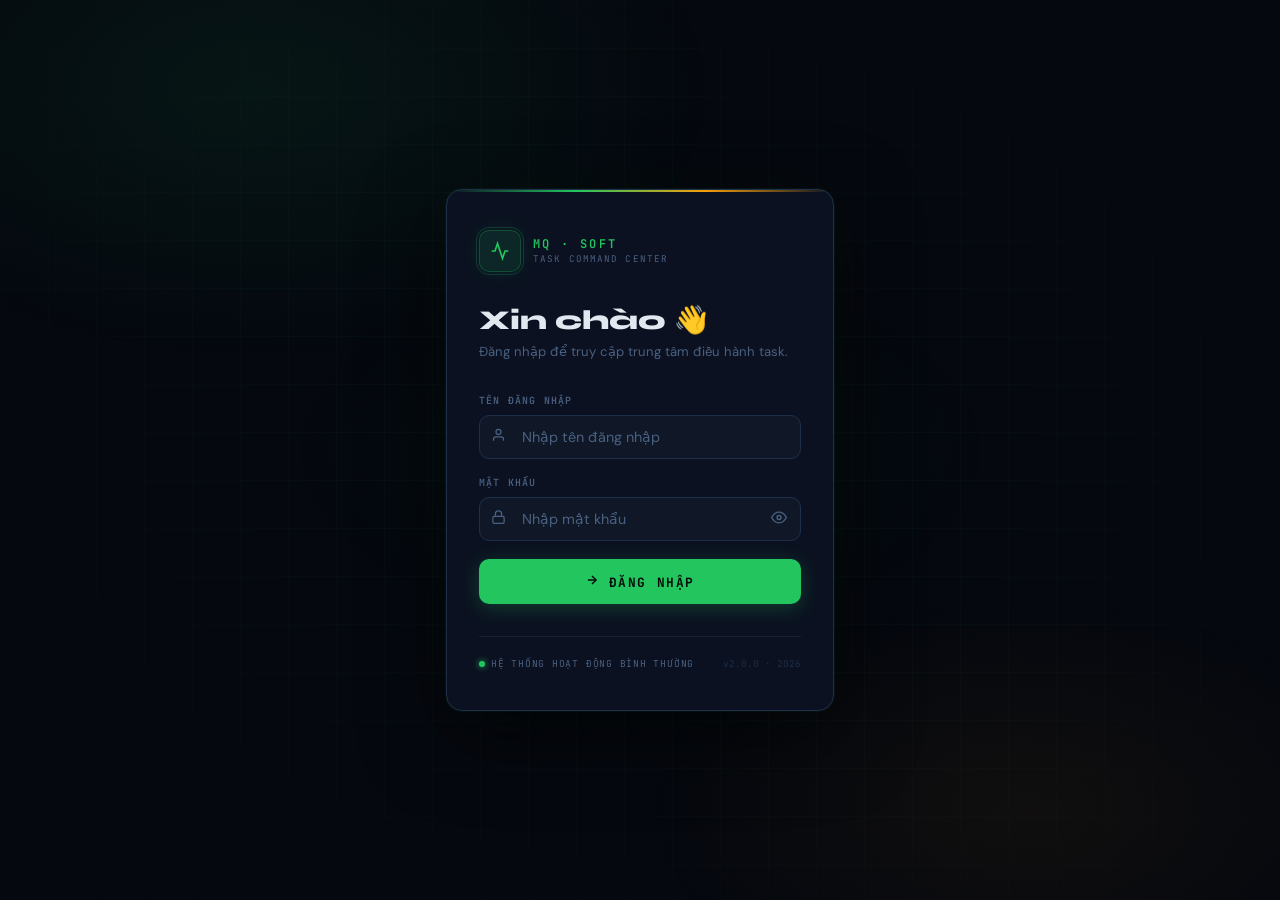
<file: index.html>
<!DOCTYPE html>
<html lang="vi">

<head>
  <meta charset="UTF-8">
  <meta name="viewport" content="width=device-width, initial-scale=1.0">
  <title>MQ Soft — Sign In</title>
  <meta name="description" content="Đăng nhập vào MQ Soft Task Command Center">
  <link href="https://fonts.googleapis.com/css2?family=Syne:wght@400;600;700;800&family=JetBrains+Mono:wght@400;500;600&family=DM+Sans:wght@300;400;500;600&display=swap" rel="stylesheet">
  <style>
    :root {
      --bg: #05080f;
      --surface: #0b1120;
      --surface2: #101828;
      --border: #162035;
      --border2: #1e2f4a;
      --primary: #22c55e;
      --primary-dim: rgba(34,197,94,0.12);
      --primary-glow: rgba(34,197,94,0.3);
      --yellow: #f59e0b;
      --red: #f43f5e;
      --text: #e2e8f0;
      --text-muted: #4a6080;
      --text-dim: #8899b0;
      --display: 'Syne', sans-serif;
      --mono: 'JetBrains Mono', monospace;
      --body: 'DM Sans', sans-serif;
      --radius: 16px;
    }

    * { margin: 0; padding: 0; box-sizing: border-box; }

    body {
      background: var(--bg);
      color: var(--text);
      font-family: var(--body);
      min-height: 100vh;
      display: flex;
      align-items: center;
      justify-content: center;
      overflow: hidden;
    }

    /* ── BACKGROUND FX ── */
    .bg-grid {
      position: fixed; inset: 0; z-index: 0;
      background-image:
        linear-gradient(rgba(34,197,94,0.03) 1px, transparent 1px),
        linear-gradient(90deg, rgba(34,197,94,0.03) 1px, transparent 1px);
      background-size: 48px 48px;
      mask-image: radial-gradient(ellipse 70% 70% at 50% 50%, black 40%, transparent 100%);
    }

    .bg-glow {
      position: fixed; inset: 0; z-index: 0; pointer-events: none;
      background:
        radial-gradient(ellipse 60% 50% at 20% 10%, rgba(34,197,94,0.08) 0%, transparent 60%),
        radial-gradient(ellipse 50% 40% at 80% 90%, rgba(245,158,11,0.05) 0%, transparent 60%),
        radial-gradient(ellipse 40% 30% at 50% 50%, rgba(34,197,94,0.04) 0%, transparent 70%);
    }

    /* Floating particles */
    .particles {
      position: fixed; inset: 0; z-index: 0; pointer-events: none; overflow: hidden;
    }
    .particle {
      position: absolute;
      width: 2px; height: 2px;
      background: var(--primary);
      border-radius: 50%;
      opacity: 0;
      animation: float-up var(--dur, 8s) var(--delay, 0s) infinite ease-in;
    }
    @keyframes float-up {
      0%   { transform: translateY(100vh) scale(0); opacity: 0; }
      10%  { opacity: 0.6; }
      90%  { opacity: 0.2; }
      100% { transform: translateY(-10vh) scale(1.5); opacity: 0; }
    }

    /* ── MAIN CARD ── */
    .login-wrap {
      position: relative; z-index: 1;
      width: 100%; max-width: 420px;
      padding: 1rem;
      animation: card-in 0.7s cubic-bezier(0.16,1,0.3,1) both;
    }
    @keyframes card-in {
      from { opacity: 0; transform: translateY(32px) scale(0.97); }
      to   { opacity: 1; transform: translateY(0) scale(1); }
    }

    .login-card {
      background: var(--surface);
      border: 1px solid var(--border2);
      border-radius: var(--radius);
      padding: 2.5rem 2rem;
      box-shadow:
        0 0 0 1px rgba(34,197,94,0.05),
        0 24px 80px rgba(0,0,0,0.6),
        0 0 60px rgba(34,197,94,0.04);
      position: relative;
      overflow: hidden;
    }

    /* Top accent line */
    .login-card::before {
      content: '';
      position: absolute; top: 0; left: 0; right: 0;
      height: 2px;
      background: linear-gradient(90deg, transparent, var(--primary), var(--yellow), transparent);
    }

    /* ── LOGO ── */
    .login-logo {
      display: flex; align-items: center; gap: 12px;
      margin-bottom: 2rem;
    }
    .logo-mark {
      width: 42px; height: 42px;
      background: var(--primary-dim);
      border: 1px solid rgba(34,197,94,0.25);
      border-radius: 10px;
      display: flex; align-items: center; justify-content: center;
      position: relative;
      box-shadow: 0 0 20px rgba(34,197,94,0.12);
    }
    .logo-mark svg { color: var(--primary); }
    .logo-pulse {
      position: absolute; inset: -4px;
      border: 1px solid rgba(34,197,94,0.2);
      border-radius: 13px;
      animation: pulse-ring 2.5s ease-out infinite;
    }
    @keyframes pulse-ring {
      0%   { opacity: 0.6; transform: scale(1); }
      100% { opacity: 0;   transform: scale(1.3); }
    }
    .logo-text { display: flex; flex-direction: column; gap: 1px; }
    .logo-name {
      font-family: var(--mono);
      font-size: 0.75rem; font-weight: 600;
      color: var(--primary); letter-spacing: 0.2em;
    }
    .logo-sub {
      font-family: var(--mono);
      font-size: 0.58rem; color: var(--text-muted);
      letter-spacing: 0.12em;
    }

    /* ── HEADING ── */
    .login-title {
      font-family: var(--display);
      font-size: 1.7rem; font-weight: 800;
      color: var(--text); line-height: 1.2;
      margin-bottom: 0.35rem;
    }
    .login-desc {
      font-size: 0.82rem; color: var(--text-muted);
      margin-bottom: 2rem; line-height: 1.5;
    }

    /* ── FORM ── */
    .form-group {
      margin-bottom: 1.1rem;
    }
    .form-label {
      display: block;
      font-family: var(--mono);
      font-size: 0.62rem; font-weight: 600;
      color: var(--text-muted);
      letter-spacing: 0.12em;
      text-transform: uppercase;
      margin-bottom: 0.5rem;
    }

    .input-wrap {
      position: relative;
    }
    .input-icon {
      position: absolute; left: 12px; top: 50%; transform: translateY(-50%);
      color: var(--text-muted); pointer-events: none;
      transition: color 0.2s;
    }
    .form-input {
      width: 100%;
      background: var(--surface2);
      border: 1px solid var(--border2);
      border-radius: 10px;
      padding: 0.75rem 1rem 0.75rem 2.6rem;
      color: var(--text);
      font-family: var(--body); font-size: 0.9rem;
      outline: none;
      transition: all 0.2s;
      caret-color: var(--primary);
    }
    .form-input::placeholder { color: var(--text-muted); }
    .form-input:focus {
      border-color: rgba(34,197,94,0.4);
      background: rgba(34,197,94,0.03);
      box-shadow: 0 0 0 3px rgba(34,197,94,0.08);
    }
    .form-input:focus + .input-focus-line { transform: scaleX(1); }
    .form-input:focus ~ .input-icon-wrap .input-icon { color: var(--primary); }

    /* toggle password */
    .pwd-toggle {
      position: absolute; right: 12px; top: 50%; transform: translateY(-50%);
      background: none; border: none; cursor: pointer;
      color: var(--text-muted); padding: 2px;
      transition: color 0.2s;
    }
    .pwd-toggle:hover { color: var(--text); }

    /* ── ERROR ── */
    .error-msg {
      display: flex; align-items: center; gap: 8px;
      background: rgba(244,63,94,0.08);
      border: 1px solid rgba(244,63,94,0.25);
      border-radius: 8px;
      padding: 0.65rem 1rem;
      font-size: 0.8rem; color: #f87171;
      font-family: var(--mono);
      margin-bottom: 1rem;
      animation: shake 0.4s cubic-bezier(0.36,0.07,0.19,0.97);
      display: none;
    }
    .error-msg.show { display: flex; }
    @keyframes shake {
      0%,100% { transform: translateX(0); }
      20%      { transform: translateX(-6px); }
      40%      { transform: translateX(6px); }
      60%      { transform: translateX(-4px); }
      80%      { transform: translateX(4px); }
    }

    /* ── SUBMIT BTN ── */
    .submit-btn {
      width: 100%; margin-top: 0.5rem;
      background: var(--primary);
      border: none; border-radius: 10px;
      padding: 0.85rem 1rem;
      color: #020c07;
      font-family: var(--mono); font-size: 0.8rem; font-weight: 700;
      letter-spacing: 0.12em; text-transform: uppercase;
      cursor: pointer;
      display: flex; align-items: center; justify-content: center; gap: 8px;
      position: relative; overflow: hidden;
      transition: all 0.2s;
      box-shadow: 0 4px 20px rgba(34,197,94,0.25);
    }
    .submit-btn:hover {
      background: #16a34a;
      box-shadow: 0 6px 28px rgba(34,197,94,0.38);
      transform: translateY(-1px);
    }
    .submit-btn:active { transform: translateY(0); }
    .submit-btn.loading {
      opacity: 0.75; pointer-events: none;
    }
    .submit-btn .btn-spinner {
      width: 16px; height: 16px;
      border: 2px solid rgba(2,12,7,0.3);
      border-top-color: #020c07;
      border-radius: 50%;
      animation: btn-spin 0.7s linear infinite;
      display: none;
    }
    .submit-btn.loading .btn-spinner { display: block; }
    .submit-btn.loading .btn-text { display: none; }
    @keyframes btn-spin { to { transform: rotate(360deg); } }

    /* ── FOOTER ── */
    .login-footer {
      margin-top: 2rem;
      padding-top: 1.25rem;
      border-top: 1px solid var(--border);
      display: flex; align-items: center; justify-content: space-between;
      flex-wrap: wrap; gap: 8px;
    }
    .footer-badge {
      display: flex; align-items: center; gap: 6px;
      font-family: var(--mono); font-size: 0.6rem;
      color: var(--text-muted); letter-spacing: 0.08em;
    }
    .status-dot {
      width: 6px; height: 6px; border-radius: 50%;
      background: var(--primary);
      box-shadow: 0 0 6px var(--primary);
      animation: blink 2s ease-in-out infinite;
    }
    @keyframes blink {
      0%,100% { opacity: 1; } 50% { opacity: 0.3; }
    }
    .footer-version {
      font-family: var(--mono); font-size: 0.58rem; color: var(--border2);
    }

    /* ── Success flash ── */
    .success-overlay {
      position: fixed; inset: 0; z-index: 999;
      background: rgba(5,8,15,0.95);
      display: flex; align-items: center; justify-content: center;
      flex-direction: column; gap: 16px;
      opacity: 0; pointer-events: none;
      transition: opacity 0.3s;
    }
    .success-overlay.show { opacity: 1; pointer-events: all; }
    .success-icon {
      width: 64px; height: 64px;
      background: var(--primary-dim);
      border: 2px solid var(--primary);
      border-radius: 50%;
      display: flex; align-items: center; justify-content: center;
      color: var(--primary);
      animation: pop-in 0.4s cubic-bezier(0.16,1,0.3,1) both;
    }
    .success-text {
      font-family: var(--mono); font-size: 0.75rem;
      color: var(--primary); letter-spacing: 0.15em;
      animation: pop-in 0.4s 0.1s cubic-bezier(0.16,1,0.3,1) both;
    }
    @keyframes pop-in {
      from { opacity: 0; transform: scale(0.7); }
      to   { opacity: 1; transform: scale(1); }
    }
  </style>
</head>

<body>

  <div class="bg-grid"></div>
  <div class="bg-glow"></div>

  <!-- Floating particles -->
  <div class="particles" id="particles"></div>

  <!-- Success overlay -->
  <div class="success-overlay" id="successOverlay">
    <div class="success-icon">
      <svg width="28" height="28" viewBox="0 0 24 24" fill="none" stroke="currentColor" stroke-width="2.5">
        <polyline points="20 6 9 17 4 12"/>
      </svg>
    </div>
    <div class="success-text">ĐĂNG NHẬP THÀNH CÔNG · ĐANG CHUYỂN HƯỚNG...</div>
  </div>

  <div class="login-wrap">
    <div class="login-card">

      <!-- Logo -->
      <div class="login-logo">
        <div class="logo-mark">
          <div class="logo-pulse"></div>
          <svg width="20" height="20" viewBox="0 0 24 24" fill="none" stroke="currentColor" stroke-width="2">
            <polyline points="22 12 18 12 15 21 9 3 6 12 2 12"/>
          </svg>
        </div>
        <div class="logo-text">
          <span class="logo-name">MQ · SOFT</span>
          <span class="logo-sub">TASK COMMAND CENTER</span>
        </div>
      </div>

      <!-- Heading -->
      <div class="login-title">Xin chào 👋</div>
      <div class="login-desc">Đăng nhập để truy cập trung tâm điều hành task.</div>

      <!-- Form -->
      <form id="loginForm" onsubmit="handleLogin(event)" autocomplete="off">

        <!-- Username -->
        <div class="form-group">
          <label class="form-label" for="username">Tên đăng nhập</label>
          <div class="input-wrap">
            <span class="input-icon">
              <svg width="15" height="15" viewBox="0 0 24 24" fill="none" stroke="currentColor" stroke-width="2">
                <path d="M20 21v-2a4 4 0 0 0-4-4H8a4 4 0 0 0-4 4v2"/>
                <circle cx="12" cy="7" r="4"/>
              </svg>
            </span>
            <input
              type="text" id="username" class="form-input"
              placeholder="Nhập tên đăng nhập"
              autocomplete="username"
              required
            >
          </div>
        </div>

        <!-- Password -->
        <div class="form-group">
          <label class="form-label" for="password">Mật khẩu</label>
          <div class="input-wrap">
            <span class="input-icon">
              <svg width="15" height="15" viewBox="0 0 24 24" fill="none" stroke="currentColor" stroke-width="2">
                <rect x="3" y="11" width="18" height="11" rx="2" ry="2"/>
                <path d="M7 11V7a5 5 0 0 1 10 0v4"/>
              </svg>
            </span>
            <input
              type="password" id="password" class="form-input"
              placeholder="Nhập mật khẩu"
              autocomplete="current-password"
              required
            >
            <button type="button" class="pwd-toggle" id="pwdToggle" onclick="togglePwd()" title="Hiện/ẩn mật khẩu">
              <svg id="eyeIcon" width="16" height="16" viewBox="0 0 24 24" fill="none" stroke="currentColor" stroke-width="2">
                <path d="M1 12s4-8 11-8 11 8 11 8-4 8-11 8-11-8-11-8z"/>
                <circle cx="12" cy="12" r="3"/>
              </svg>
            </button>
          </div>
        </div>

        <!-- Error -->
        <div class="error-msg" id="errorMsg">
          <svg width="14" height="14" viewBox="0 0 24 24" fill="none" stroke="currentColor" stroke-width="2.5">
            <circle cx="12" cy="12" r="10"/><line x1="12" y1="8" x2="12" y2="12"/><line x1="12" y1="16" x2="12.01" y2="16"/>
          </svg>
          <span id="errorText">Tên đăng nhập hoặc mật khẩu không đúng.</span>
        </div>

        <!-- Submit -->
        <button type="submit" class="submit-btn" id="submitBtn">
          <div class="btn-spinner"></div>
          <span class="btn-text">
            <svg width="14" height="14" viewBox="0 0 24 24" fill="none" stroke="currentColor" stroke-width="2.5">
              <line x1="5" y1="12" x2="19" y2="12"/><polyline points="12 5 19 12 12 19"/>
            </svg>
            ĐĂNG NHẬP
          </span>
        </button>

      </form>

      <!-- Footer -->
      <div class="login-footer">
        <div class="footer-badge">
          <div class="status-dot"></div>
          HỆ THỐNG HOẠT ĐỘNG BÌNH THƯỜNG
        </div>
        <span class="footer-version">v2.0.0 · 2026</span>
      </div>

    </div>
  </div>

  <script>
    // ── Check saved auth
    if (localStorage.getItem('mqsoft_auth') === 'true') {
      window.location.replace('dashboard.html');
    }

    // ── Floating particles
    (function() {
      const container = document.getElementById('particles');
      const cols = ['#22c55e','#f59e0b','#38bdf8','#a855f7'];
      for (let i = 0; i < 22; i++) {
        const p = document.createElement('div');
        p.className = 'particle';
        p.style.cssText = `
          left: ${Math.random()*100}%;
          --dur: ${6 + Math.random()*8}s;
          --delay: ${Math.random()*10}s;
          background: ${cols[Math.floor(Math.random()*cols.length)]};
          width: ${1+Math.random()*2}px;
          height: ${1+Math.random()*2}px;
          opacity: 0;
        `;
        container.appendChild(p);
      }
    })();

    // ── Toggle password visibility
    function togglePwd() {
      const inp = document.getElementById('password');
      const icon = document.getElementById('eyeIcon');
      const show = inp.type === 'password';
      inp.type = show ? 'text' : 'password';
      icon.innerHTML = show
        ? `<path d="M17.94 17.94A10.07 10.07 0 0 1 12 20c-7 0-11-8-11-8a18.45 18.45 0 0 1 5.06-5.94M9.9 4.24A9.12 9.12 0 0 1 12 4c7 0 11 8 11 8a18.5 18.5 0 0 1-2.16 3.19m-6.72-1.07a3 3 0 1 1-4.24-4.24"/><line x1="1" y1="1" x2="23" y2="23"/>`
        : `<path d="M1 12s4-8 11-8 11 8 11 8-4 8-11 8-11-8-11-8z"/><circle cx="12" cy="12" r="3"/>`;
    }

    // ── Login handler
    function handleLogin(e) {
      e.preventDefault();
      const user = document.getElementById('username').value.trim();
      const pass = document.getElementById('password').value;
      const btn  = document.getElementById('submitBtn');
      const err  = document.getElementById('errorMsg');

      err.classList.remove('show');
      btn.classList.add('loading');

      // Simulate auth delay
      setTimeout(() => {
        if (user === 'admin' && pass === 'mqsoft@123') {
          // Success
          localStorage.setItem('mqsoft_auth', 'true');
          document.getElementById('successOverlay').classList.add('show');
          setTimeout(() => {
            window.location.href = 'dashboard.html';
          }, 1200);
        } else {
          btn.classList.remove('loading');
          document.getElementById('errorText').textContent =
            'Tên đăng nhập hoặc mật khẩu không đúng.';
          err.classList.add('show');
          // Shake inputs
          ['username','password'].forEach(id => {
            const el = document.getElementById(id);
            el.style.borderColor = 'rgba(244,63,94,0.5)';
            el.style.background  = 'rgba(244,63,94,0.04)';
            setTimeout(() => {
              el.style.borderColor = '';
              el.style.background  = '';
            }, 1800);
          });
        }
      }, 800);
    }

    // ── Dismiss error on typing
    ['username','password'].forEach(id => {
      document.getElementById(id).addEventListener('input', () => {
        document.getElementById('errorMsg').classList.remove('show');
      });
    });

    // ── Enter key on username → focus password
    document.getElementById('username').addEventListener('keydown', e => {
      if (e.key === 'Enter') {
        e.preventDefault();
        document.getElementById('password').focus();
      }
    });
  </script>

</body>
</html>
</file>
<file: analytics/style.css>
:root {
  --bg: #05080f;
  --surface: #0b1120;
  --surface2: #101828;
  --border: #162035;
  --border2: #1e2f4a;

  --primary: #22c55e;
  --primary-dim: rgba(34, 197, 94, 0.12);
  --primary-glow: rgba(34, 197, 94, 0.25);

  --secondary: #10b981;
  --green: #22c55e;
  --yellow: #f59e0b;
  --red: #f43f5e;

  --text: #e2e8f0;
  --text-muted: #4a6080;
  --text-dim: #8899b0;

  --display: 'Syne', sans-serif;
  --mono: 'JetBrains Mono', monospace;
  --body: 'DM Sans', sans-serif;

  --radius: 14px;
  --radius-sm: 8px;

  --fs-xs: clamp(0.6rem, 0.5vw + 0.5rem, 0.68rem);
  --fs-sm: clamp(0.72rem, 0.6vw + 0.6rem, 0.82rem);
  --fs-md: clamp(0.85rem, 0.8vw + 0.7rem, 0.95rem);
  --fs-xl: clamp(1.8rem, 3vw + 1rem, 2.8rem);
}

* { margin: 0; padding: 0; box-sizing: border-box; }

body {
  background: var(--bg);
  color: var(--text);
  font-family: var(--body);
  min-height: 100vh;
  overflow-x: hidden;
}

body::before {
  content: '';
  position: fixed;
  inset: 0;
  background:
    radial-gradient(ellipse 55% 35% at 15% 0%, rgba(34,197,94,0.07) 0%, transparent 60%),
    radial-gradient(ellipse 40% 30% at 85% 95%, rgba(16,185,129,0.05) 0%, transparent 60%);
  pointer-events: none;
  z-index: 0;
}

/* ── HEADER ──────────────────────────────── */
header {
  position: sticky; top: 0; z-index: 100;
  background: rgba(5,8,15,0.92);
  backdrop-filter: blur(20px);
  border-bottom: 1px solid var(--border);
  padding: 0 2rem;
  display: flex; align-items: center; justify-content: space-between;
  height: 60px;
}

.header-left { display: flex; align-items: center; gap: 1rem; }

.back-btn {
  display: flex; align-items: center; gap: 6px;
  background: var(--surface2); border: 1px solid var(--border2);
  color: var(--text-dim); padding: 6px 12px;
  border-radius: var(--radius-sm); cursor: pointer;
  font-family: var(--mono); font-size: var(--fs-xs);
  letter-spacing: 0.05em; text-decoration: none; transition: all 0.2s;
}
.back-btn:hover { border-color: var(--primary); color: var(--primary); }

.divider { width: 1px; height: 24px; background: var(--border2); }

.logo {
  display: flex; align-items: center; gap: 10px;
  font-family: var(--mono); font-size: var(--fs-xs);
  color: var(--primary); letter-spacing: 0.15em;
}

.logo-icon {
  width: 30px; height: 30px;
  background: var(--primary-dim);
  border: 1px solid rgba(245,158,11,0.3);
  border-radius: 6px;
  display: flex; align-items: center; justify-content: center;
  color: var(--primary);
}

.header-right {
  display: flex; align-items: center; gap: 1rem;
  font-family: var(--mono); font-size: var(--fs-xs); color: var(--text-muted);
}
#clock { color: var(--primary); }

.action-btn {
  display: flex; align-items: center; gap: 6px;
  background: var(--surface2); border: 1px solid var(--border2);
  color: var(--text-dim); padding: 6px 14px;
  border-radius: var(--radius-sm); cursor: pointer;
  font-family: var(--mono); font-size: var(--fs-xs);
  letter-spacing: 0.08em; transition: all 0.2s;
}
.action-btn:hover { border-color: var(--primary); color: var(--primary); }
.action-btn svg { transition: transform 0.4s; }
.action-btn.loading svg { animation: spin 0.8s linear infinite; }
@keyframes spin { to { transform: rotate(360deg); } }

/* ── MAIN ────────────────────────────────── */
main {
  position: relative; z-index: 1;
  padding: 2rem 2rem 4rem;
  max-width: 1600px; margin: 0 auto;
  display: flex; flex-direction: column; gap: 3rem;
}

/* ── SECTION ─────────────────────────────── */
.section-wrap { display: flex; flex-direction: column; gap: 1.25rem; }

.section-top {
  display: flex; align-items: flex-end;
  justify-content: space-between; flex-wrap: wrap; gap: 1rem;
}

.section-title-group { display: flex; flex-direction: column; gap: 4px; }

.section-eyebrow {
  font-family: var(--mono); font-size: var(--fs-xs);
  color: var(--primary); letter-spacing: 0.25em; opacity: 0.7;
}

.section-title {
  font-family: var(--display);
  font-size: clamp(1.4rem, 3vw, 2rem);
  font-weight: 700; color: var(--text);
  display: flex; align-items: center; gap: 12px; line-height: 1.2;
}

.title-badge {
  font-family: var(--mono); font-size: 0.6rem;
  letter-spacing: 0.15em; color: var(--yellow);
  background: rgba(245,158,11,0.1);
  border: 1px solid rgba(245,158,11,0.3);
  padding: 3px 8px; border-radius: 4px; vertical-align: middle;
}

/* ── PERIOD TABS ─────────────────────────── */
.period-selector {
  display: flex;
  background: var(--surface);
  border: 1px solid var(--border2);
  border-radius: 10px; padding: 4px; gap: 4px;
}

.period-btn {
  background: none; border: none;
  color: var(--text-muted);
  font-family: var(--body); font-size: var(--fs-sm);
  font-weight: 500; padding: 8px 20px;
  border-radius: 7px; cursor: pointer; transition: all 0.2s; white-space: nowrap;
}
.period-btn:hover { color: var(--text); }
.period-btn.active {
  background: var(--primary-dim); color: var(--primary);
  border: 1px solid rgba(245,158,11,0.3); font-weight: 600;
}

/* ── AGE FILTER ──────────────────────────── */
.age-filter-group {
  display: flex;
  background: var(--surface);
  border: 1px solid var(--border2);
  border-radius: 10px; padding: 4px; gap: 4px;
}

.age-btn {
  background: none; border: none;
  color: var(--text-muted);
  font-family: var(--body); font-size: var(--fs-sm);
  font-weight: 500; padding: 6px 14px;
  border-radius: 7px; cursor: pointer;
  transition: all 0.2s; white-space: nowrap;
  display: flex; align-items: center; gap: 5px;
}
.age-btn:hover { color: var(--text); }
.age-btn.active {
  background: rgba(255,255,255,0.06);
  color: var(--text);
  border: 1px solid var(--border2);
  font-weight: 600;
}
.age-btn[data-age="green"].active  { background: rgba(34,197,94,0.1);  color: #22c55e; border-color: rgba(34,197,94,0.3); }
.age-btn[data-age="yellow"].active { background: rgba(245,158,11,0.1); color: #f59e0b; border-color: rgba(245,158,11,0.3); }
.age-btn[data-age="red"].active    { background: rgba(244,63,94,0.1);  color: #f43f5e; border-color: rgba(244,63,94,0.3); }
.age-btn .lc { flex-shrink: 0; }

/* ── KPI ROW ─────────────────────────────── */
.kpi-row {
  display: grid; grid-template-columns: repeat(4,1fr); gap: 1rem;
}

.kpi-mini {
  background: var(--surface); border: 1px solid var(--border);
  border-radius: var(--radius); padding: 1.25rem 1.5rem;
  position: relative; overflow: hidden; transition: border-color 0.2s, transform 0.2s;
}
.kpi-mini:hover { border-color: var(--border2); transform: translateY(-2px); }
.kpi-mini::before {
  content: ''; position: absolute; top: 0; left: 0; right: 0;
  height: 2px; background: var(--primary); opacity: 0.4;
}
.kpi-top::before { opacity: 1; }

.kmi-label {
  font-size: var(--fs-xs); font-weight: 500;
  color: var(--text-muted); text-transform: uppercase;
  letter-spacing: 0.06em; margin-bottom: 0.5rem;
}

.kmi-value {
  font-family: var(--mono); font-size: var(--fs-xl);
  font-weight: 600; color: var(--primary); line-height: 1;
  min-height: 2.2rem; display: flex; align-items: center;
}
.kmi-name {
  font-size: clamp(1rem, 2vw, 1.35rem);
  font-family: var(--display); font-weight: 700;
}
.kmi-sub { font-size: var(--fs-xs); color: var(--text-muted); margin-top: 0.4rem; }

/* ── SKELETON ────────────────────────────── */
.skel-line {
  height: 28px; width: 60px;
  background: linear-gradient(90deg, var(--surface2) 25%, var(--border2) 50%, var(--surface2) 75%);
  background-size: 200% 100%;
  animation: shimmer 1.2s infinite; border-radius: 6px;
}
@keyframes shimmer {
  0% { background-position: 200% 0; }
  100% { background-position: -200% 0; }
}
.table-skel { padding: 1rem 1.5rem; display: flex; flex-direction: column; gap: 12px; }
.skel-row {
  height: 14px;
  background: linear-gradient(90deg, var(--surface2) 25%, var(--border2) 50%, var(--surface2) 75%);
  background-size: 200% 100%;
  animation: shimmer 1.2s infinite; border-radius: 4px;
}

/* ── CHART CARD ──────────────────────────── */
.chart-card {
  background: var(--surface); border: 1px solid var(--border);
  border-radius: var(--radius); overflow: hidden;
}

.chart-header {
  padding: 1rem 1.5rem; border-bottom: 1px solid var(--border);
  display: flex; align-items: center; justify-content: space-between; gap: 1rem;
}

.chart-title {
  font-family: var(--display); font-size: var(--fs-md);
  font-weight: 600; color: var(--text-dim);
}
.chart-sub {
  font-family: var(--mono); font-size: var(--fs-xs); color: var(--text-muted);
}

.chart-legend-row {
  display: flex; align-items: center; gap: 6px;
  font-family: var(--mono); font-size: var(--fs-xs); color: var(--text-muted);
}
.legend-dot {
  width: 8px; height: 8px; border-radius: 50%; background: var(--primary);
}

/* ── LOADING OVERLAY ─────────────────────── */
.chart-loading {
  position: absolute; inset: 0; display: flex;
  flex-direction: column; align-items: center; justify-content: center;
  gap: 12px; background: var(--surface); z-index: 5;
  font-family: var(--mono); font-size: var(--fs-xs); color: var(--text-muted);
  transition: opacity 0.35s;
}
.chart-loading.done { opacity: 0; pointer-events: none; }

.spinner {
  width: 26px; height: 26px;
  border: 2px solid var(--border2);
  border-top-color: var(--primary);
  border-radius: 50%; animation: spin 0.8s linear infinite;
}

/* ── VERTICAL BAR CHART (timeline) ──────── */
.chart-v-inner {
  width: 100%; height: 260px;
  display: flex; flex-direction: column; gap: 10px;
}

.chart-v-bars {
  flex: 1; display: flex; align-items: flex-end; gap: 6px;
  /* subtle grid lines */
  background:
    repeating-linear-gradient(
      to top,
      transparent 0%,
      transparent calc(25% - 1px),
      rgba(255,255,255,0.04) calc(25% - 1px),
      rgba(255,255,255,0.04) 25%
    );
  border-left: 1px solid rgba(255,255,255,0.05);
  border-bottom: 1px solid rgba(255,255,255,0.05);
  padding: 0 4px;
}

.v-bar-col {
  flex: 1; display: flex; flex-direction: column;
  align-items: center; justify-content: flex-end;
  gap: 4px; min-width: 0; max-width: 64px;
  height: 100%;
}

.v-bar-val {
  font-family: var(--mono); font-size: 0.62rem;
  font-weight: 600; color: var(--primary);
  min-height: 14px; line-height: 1;
}

.v-bar-fill {
  width: 100%; max-width: 52px;
  background: linear-gradient(to top, rgba(34,197,94,0.2), #22c55e);
  border-radius: 3px 3px 0 0;
  transition: height 0.8s cubic-bezier(0.16, 1, 0.3, 1);
  min-height: 2px; position: relative;
}
.v-bar-fill::after {
  content: '';
  position: absolute; inset: 0;
  border-radius: inherit;
  box-shadow: 0 -2px 10px rgba(34, 197, 94, 0.35);
}

.chart-v-labels {
  display: flex; gap: 6px;
}
.chart-v-labels span {
  flex: 1; text-align: center; max-width: 64px;
  font-family: var(--mono); font-size: 0.58rem;
  color: var(--text-muted); white-space: nowrap;
  overflow: hidden; text-overflow: ellipsis;
}

/* ── STACKED LEGEND ROW ─────────────────── */
.stacked-legend-row {
  display: flex; align-items: center; gap: 14px;
  padding: 6px 16px 0;
  flex-wrap: wrap;
}
.sl-item {
  display: flex; align-items: center; gap: 5px;
  font-family: var(--mono); font-size: 0.62rem;
  color: var(--text-muted); letter-spacing: 0.06em;
}
.sl-dot {
  width: 8px; height: 8px; border-radius: 2px; flex-shrink: 0;
}

/* ── STACKED BAR CHART ───────────────────── */
.sb-list {
  overflow-y: auto; max-height: 560px;
  scrollbar-width: thin; scrollbar-color: var(--border2) transparent;
  padding-bottom: 8px;
}
.sb-list::-webkit-scrollbar { width: 4px; }
.sb-list::-webkit-scrollbar-thumb { background: var(--border2); border-radius: 2px; }

.sb-row {
  display: grid;
  grid-template-columns: 140px 1fr auto;
  align-items: center; gap: 10px;
  padding: 8px 14px;
  border-bottom: 1px solid rgba(22,32,53,0.5);
  transition: background 0.15s;
}
.sb-row:last-child { border-bottom: none; }
.sb-clickable { cursor: pointer; }
.sb-clickable:hover { background: rgba(255,255,255,0.025); }

.sb-name {
  font-size: 0.74rem; color: var(--text-dim);
  white-space: nowrap; overflow: hidden; text-overflow: ellipsis;
  text-align: right; font-family: var(--body); font-weight: 500;
  transition: color 0.15s;
}
.sb-clickable:hover .sb-name { color: var(--text); }

.sb-track {
  position: relative; display: flex; align-items: center; gap: 6px;
  height: 20px;
}

.sb-bar-outer {
  height: 100%; border-radius: 4px; overflow: hidden;
  display: flex; min-width: 4px;
  background: rgba(255,255,255,0.03);
  transition: width 0.75s cubic-bezier(0.16, 1, 0.3, 1);
}

.sb-seg {
  height: 100%;
  transition: flex 0.75s cubic-bezier(0.16, 1, 0.3, 1);
  min-width: 2px;
}
.sb-pending { background: rgba(245,158,11,0.85); }
.sb-doing   { background: rgba(34,197,94,0.85);  }
.sb-review  { background: rgba(168,85,247,0.85); }

.sb-total {
  font-family: var(--mono); font-size: 0.65rem; font-weight: 700;
  color: var(--text-dim); flex-shrink: 0;
  min-width: 20px; text-align: right;
}

.sb-breakdown {
  display: flex; gap: 3px; flex-shrink: 0;
}

.sb-chip {
  font-family: var(--mono); font-size: 0.58rem; font-weight: 700;
  padding: 1px 5px; border-radius: 3px;
  border: 1px solid;
}
.sb-chip-p { color: #f59e0b; border-color: rgba(245,158,11,0.3); background: rgba(245,158,11,0.1); }
.sb-chip-d { color: #22c55e; border-color: rgba(34,197,94,0.3);  background: rgba(34,197,94,0.1);  }
.sb-chip-r { color: #a855f7; border-color: rgba(168,85,247,0.3); background: rgba(168,85,247,0.1); }

/* ── PANEL LAYOUT ────────────────────────── */
.two-col {
  display: grid; grid-template-columns: 1.5fr 1fr; gap: 1.25rem; align-items: start;
}

.staff-table-card {
  background: var(--surface); border: 1px solid var(--border);
  border-radius: var(--radius); overflow: hidden;
}

.staff-table-scroll { overflow-y: auto; max-height: 560px; }
.staff-table-scroll::-webkit-scrollbar { width: 4px; }
.staff-table-scroll::-webkit-scrollbar-thumb { background: var(--border2); border-radius: 2px; }

.staff-row {
  display: grid; grid-template-columns: 28px 1fr auto;
  align-items: center; gap: 10px;
  padding: 0.75rem 1.25rem;
  border-bottom: 1px solid rgba(22,32,53,0.6);
  transition: background 0.15s;
}
.staff-row:hover { background: var(--surface2); }
.staff-row:last-child { border-bottom: none; }

.staff-row-clickable { cursor: pointer; }
.staff-row-clickable:hover .staff-count { opacity: 0.85; }

.staff-rank {
  font-family: var(--mono); font-size: var(--fs-xs);
  color: var(--text-muted); text-align: right;
}

.staff-info { min-width: 0; }

.staff-name {
  font-size: var(--fs-sm); font-weight: 500; color: var(--text-dim);
  white-space: nowrap; overflow: hidden; text-overflow: ellipsis; margin-bottom: 4px;
}

.staff-bar-wrap {
  height: 3px; background: var(--border2); border-radius: 2px; overflow: hidden;
}
.staff-bar-fill {
  height: 100%; border-radius: 2px;
  transition: width 0.7s cubic-bezier(0.16, 1, 0.3, 1);
}

.staff-meta { display: flex; flex-direction: column; align-items: flex-end; gap: 4px; flex-shrink: 0; }
.staff-count { font-family: var(--mono); font-size: var(--fs-sm); font-weight: 600; }
.staff-days {
  font-family: var(--mono); font-size: var(--fs-xs);
  padding: 1px 6px; border-radius: 3px; border: 1px solid;
}

/* ── FILTER / LEGEND ─────────────────────── */
.filter-select {
  background: var(--surface2); border: 1px solid var(--border2);
  color: var(--text-dim); font-family: var(--body);
  font-size: var(--fs-sm); font-weight: 500; padding: 6px 10px;
  border-radius: var(--radius-sm); cursor: pointer; outline: none; transition: all 0.2s;
}
.filter-select:hover, .filter-select:focus { border-color: var(--primary); color: var(--primary); }
.filter-select option { background: var(--surface); color: var(--text); }

.legend-group { display: flex; align-items: center; gap: 12px; }
.legend-item {
  display: flex; align-items: center; gap: 5px;
  font-size: var(--fs-xs); color: var(--text-muted); font-family: var(--mono);
}
.lc { width: 8px; height: 8px; border-radius: 50%; flex-shrink: 0; }
.lc.green { background: var(--green); }
.lc.yellow { background: var(--yellow); }
.lc.red { background: var(--red); }

/* ── TOAST ───────────────────────────────── */
.toast {
  position: fixed; bottom: 1.5rem; right: 1.5rem; z-index: 9999;
  background: var(--surface2); border: 1px solid var(--border2);
  border-radius: 10px; padding: 0.75rem 1.2rem;
  font-size: var(--fs-sm); color: var(--text-dim);
  display: flex; align-items: center; gap: 8px;
  transform: translateY(10px); opacity: 0; transition: all 0.3s;
  font-family: var(--body);
}
.toast.show { transform: translateY(0); opacity: 1; }
.toast-dot { width: 6px; height: 6px; border-radius: 50%; background: var(--primary); flex-shrink: 0; }

.chart-empty {
  padding: 2.5rem; text-align: center;
  color: var(--text-muted); font-family: var(--mono); font-size: var(--fs-xs);
}

/* ── PIE RIGHT PANEL ─────────────────────── */
.pie-right-panel { min-height: 0; }

/* ── DONUT PIE CHART ─────────────────────── */
.pie-wrap {
  display: flex;
  flex-direction: column;
  align-items: center;
  padding: 1.25rem 1rem;
  gap: 1.25rem;
}

.pie-svg-box {
  position: relative;
  display: flex;
  align-items: center;
  justify-content: center;
  flex-shrink: 0;
}

.pie-svg-box svg {
  transform: rotate(-90deg);
  overflow: visible;
  filter: drop-shadow(0 0 18px rgba(34,197,94,0.18));
}

.pie-center-label {
  position: absolute;
  display: flex;
  flex-direction: column;
  align-items: center;
  justify-content: center;
  pointer-events: none;
  gap: 2px;
}

.pie-center-val {
  font-family: var(--mono);
  font-size: clamp(1.4rem, 3vw, 1.9rem);
  font-weight: 700;
  color: var(--primary);
  line-height: 1;
  letter-spacing: -0.02em;
}

.pie-center-sub {
  font-family: var(--mono);
  font-size: 0.58rem;
  color: var(--text-muted);
  letter-spacing: 0.12em;
  text-transform: uppercase;
}

/* Animated slice */
.pie-slice {
  transition: stroke-dashoffset 0.75s cubic-bezier(0.16, 1, 0.3, 1),
              stroke-dasharray 0.75s cubic-bezier(0.16, 1, 0.3, 1),
              opacity 0.3s;
  stroke-linecap: round;
  cursor: pointer;
}
.pie-slice:hover {
  filter: brightness(1.35);
  stroke-width: 20;
}

/* ── PIE LEGEND + RANKING ────────────────── */
.pie-legend {
  display: flex;
  flex-direction: column;
  gap: 3px;
  width: 100%;
  max-height: 320px;
  overflow-y: auto;
  scrollbar-width: thin;
  scrollbar-color: var(--border2) transparent;
}
.pie-legend::-webkit-scrollbar { width: 3px; }
.pie-legend::-webkit-scrollbar-thumb { background: var(--border2); border-radius: 2px; }

.pie-legend-item {
  display: flex;
  align-items: center;
  gap: 7px;
  padding: 5px 10px;
  border-radius: 6px;
  cursor: pointer;
  transition: background 0.15s;
  border: 1px solid transparent;
}
.pie-legend-item:hover {
  background: rgba(255,255,255,0.03);
  border-color: rgba(255,255,255,0.06);
}

/* Rank badges */
.pie-rank-top {
  font-size: 0.9rem;
  flex-shrink: 0;
  line-height: 1;
  width: 18px; text-align: center;
}
.pie-rank-num {
  font-family: var(--mono);
  font-size: 0.6rem;
  color: var(--text-muted);
  flex-shrink: 0;
  width: 18px; text-align: center;
}

.pie-legend-dot {
  width: 8px; height: 8px;
  border-radius: 50%;
  flex-shrink: 0;
}

.pie-legend-name {
  flex: 1;
  font-size: 0.72rem;
  color: var(--text-dim);
  white-space: nowrap;
  overflow: hidden;
  text-overflow: ellipsis;
  font-family: var(--body);
  font-weight: 500;
}

.pie-legend-count {
  font-family: var(--mono);
  font-size: 0.72rem;
  font-weight: 700;
  flex-shrink: 0;
}

.pie-legend-pct {
  font-family: var(--mono);
  font-size: 0.6rem;
  color: var(--text-muted);
  flex-shrink: 0;
  min-width: 36px;
  text-align: right;
}

/* ── RESPONSIVE ──────────────────────────── */
@media (max-width: 1300px) {
  .two-col { grid-template-columns: 1fr; }
  .pie-wrap { flex-direction: row; align-items: flex-start; gap: 1.5rem; }
  .pie-legend { max-height: 250px; }
}

@media (max-width: 900px) {
  main { padding: 1.25rem 1.25rem 3rem; gap: 2rem; }
  .header-right { gap: 0.6rem; }
  #date-display { display: none; }
  .kpi-row { grid-template-columns: repeat(2, 1fr); gap: 0.75rem; }
  .section-top { flex-direction: column; align-items: flex-start; }
  .logo { display: none; }
  .sb-row { grid-template-columns: 110px 1fr auto; padding: 7px 10px; gap: 8px; }
  .pie-svg-box svg { width: 160px; height: 160px; }
  .pie-legend { max-height: 200px; }
}

@media (max-width: 600px) {
  header { padding: 0.5rem 1rem; height: auto; min-height: 52px; flex-wrap: wrap; gap: 0.5rem; }
  .header-right { width: 100%; justify-content: space-between; }
  main { padding: 1rem 0.75rem 2.5rem; gap: 1.5rem; }
  .kpi-row { grid-template-columns: repeat(2, 1fr); gap: 0.5rem; }
  .kpi-mini { padding: 1rem; }
  .sb-row { grid-template-columns: 90px 1fr auto; padding: 7px 10px; gap: 6px; }
  .section-top > div:last-child { flex-direction: column; align-items: stretch; gap: 8px; width: 100%; }
  .age-filter-group { flex-wrap: wrap; }
  .filter-select { width: 100%; }
  #compCustomDateWrapper { flex-wrap: wrap; width: 100%; align-items: stretch; }
  #compCustomDateWrapper input { flex: 1; }
  .pie-wrap { flex-direction: column; align-items: center; }
  .pie-svg-box svg { width: 180px; height: 180px; }
  .sb-breakdown { display: none; }
}

@media (max-width: 420px) {
  .kpi-row { grid-template-columns: 1fr; }
  .age-btn { padding: 5px 10px; font-size: 0.65rem; }
}

/* ── CLICKABLE BARS ──────────────────────── */
.v-bar-clickable { cursor: pointer; }
.v-bar-clickable:hover .v-bar-fill {
  filter: brightness(1.25);
  box-shadow: 0 -4px 16px rgba(34, 197, 94, 0.5);
}
.v-bar-clickable:hover .v-bar-val { color: #fff; }

.h-bar-clickable { cursor: pointer; }
.h-bar-clickable:hover {
  background: var(--surface2);
}
.h-bar-clickable:hover .h-bar-fill {
  filter: brightness(1.15);
}

/* ── TASK DETAIL MODAL ───────────────────── */
.modal-overlay {
  position: fixed; inset: 0; z-index: 999;
  background: rgba(0, 0, 0, 0.75);
  backdrop-filter: blur(6px);
  display: flex; align-items: center; justify-content: center;
  padding: 1rem;
  opacity: 0; pointer-events: none;
  transition: opacity 0.25s;
}
.modal-overlay.open { opacity: 1; pointer-events: all; }

.modal-box {
  background: var(--surface);
  border: 1px solid var(--border2);
  border-radius: var(--radius);
  width: 100%; max-width: 660px;
  max-height: 82vh;
  display: flex; flex-direction: column;
  transform: translateY(18px);
  transition: transform 0.25s;
  box-shadow: 0 24px 64px rgba(0, 0, 0, 0.6);
}
.modal-overlay.open .modal-box { transform: translateY(0); }

.modal-head {
  padding: 1.25rem 1.5rem;
  border-bottom: 1px solid var(--border);
  display: flex; align-items: center; justify-content: space-between; gap: 1rem;
  flex-shrink: 0;
}

.modal-htitle {
  font-family: var(--display);
  font-size: 1rem; font-weight: 700; color: var(--text);
}

.modal-close-btn {
  background: var(--surface2); border: 1px solid var(--border2);
  color: var(--text-muted); width: 32px; height: 32px;
  border-radius: 8px; cursor: pointer; font-size: 13px;
  display: flex; align-items: center; justify-content: center;
  transition: all 0.2s; flex-shrink: 0;
}
.modal-close-btn:hover { border-color: var(--red); color: var(--red); }

.modal-scroll {
  overflow-y: auto; flex: 1;
  padding: 0.75rem 0.75rem 1rem;
  scrollbar-width: thin; scrollbar-color: var(--border2) transparent;
}
.modal-scroll::-webkit-scrollbar { width: 4px; }
.modal-scroll::-webkit-scrollbar-thumb { background: var(--border2); border-radius: 2px; }

/* Task rows inside modal */
.task-link-row {
  display: grid;
  grid-template-columns: 28px 1fr 24px;
  align-items: center; gap: 10px;
  padding: 0.75rem 0.85rem;
  border-radius: var(--radius-sm);
  border: 1px solid var(--border);
  background: var(--surface2);
  text-decoration: none; color: inherit;
  transition: all 0.18s; margin-bottom: 6px;
}
.task-link-row:hover {
  border-color: var(--primary);
  background: rgba(245, 158, 11, 0.06);
  transform: translateX(2px);
}

.tlr-num {
  font-family: var(--mono); font-size: 0.6rem;
  color: var(--text-muted); text-align: right;
}

.tlr-info { min-width: 0; }

.tlr-title {
  font-size: 0.82rem; font-weight: 500; color: var(--text);
  white-space: nowrap; overflow: hidden; text-overflow: ellipsis;
  margin-bottom: 4px;
}

.tlr-meta {
  display: flex; gap: 10px; flex-wrap: wrap;
  font-size: 0.68rem; color: var(--text-muted);
}

.tlr-arrow {
  font-family: var(--mono); font-size: 0.85rem;
  color: var(--primary); opacity: 0.5; text-align: center;
  transition: all 0.2s;
}
.task-link-row:hover .tlr-arrow { opacity: 1; transform: translateX(4px); }

.modal-empty {
  padding: 2.5rem; text-align: center;
  color: var(--text-muted); font-family: var(--mono); font-size: 0.7rem;
}

/* ── COMPLETED STAFF CLICKABLE ROWS ─────────── */
.comp-staff-row { transition: background 0.15s, border-color 0.15s; }
.comp-clickable:hover {
  background: rgba(34, 197, 94, 0.04) !important;
  border-left: 2px solid var(--primary);
  padding-left: calc(1.25rem - 2px) !important;
}
.comp-clickable:hover .staff-name { color: var(--primary); }
.comp-clickable:hover .staff-bar-fill { background: var(--primary) !important; filter: brightness(1.15); }
.comp-clickable:hover .staff-count { color: var(--primary) !important; }
</file>
<file: style.css>
:root {
  --bg: #0a0e1a;
  --surface: #111827;
  --surface2: #1a2235;
  --border: #1e2d45;
  --accent: #00d4ff;
  --accent2: #ff6b35;
  --accent3: #a855f7;
  --green: #22c55e;
  --yellow: #f59e0b;
  --red: #ef4444;
  --text: #e2e8f0;
  --text-muted: #64748b;
  --text-dim: #94a3b8;
  --mono: 'Space Mono', monospace;
  --sans: 'Be Vietnam Pro', sans-serif;

  /* Responsive Font Sizes */
  --fs-xs: clamp(0.6rem, 0.5vw + 0.5rem, 0.68rem);
  --fs-sm: clamp(0.7rem, 0.6vw + 0.6rem, 0.78rem);
  --fs-md: clamp(0.8rem, 0.8vw + 0.7rem, 0.9rem);
  --fs-lg: clamp(1rem, 1vw + 0.8rem, 1.2rem);
  --fs-xl: clamp(1.8rem, 3vw + 1rem, 2.8rem);
  /* For KPI large numbers */
}

* {
  margin: 0;
  padding: 0;
  box-sizing: border-box;
}

body {
  background: var(--bg);
  color: var(--text);
  font-family: var(--sans);
  min-height: 100vh;
  overflow-x: hidden;
}

body::before {
  content: '';
  position: fixed;
  top: 0;
  left: 0;
  right: 0;
  bottom: 0;
  background:
    radial-gradient(ellipse 60% 40% at 10% 5%, rgba(0, 212, 255, 0.06) 0%, transparent 60%),
    radial-gradient(ellipse 50% 30% at 90% 90%, rgba(168, 85, 247, 0.05) 0%, transparent 60%);
  pointer-events: none;
  z-index: 0;
}

/* HEADER */
header {
  position: sticky;
  top: 0;
  z-index: 100;
  background: rgba(10, 14, 26, 0.9);
  backdrop-filter: blur(16px);
  border-bottom: 1px solid var(--border);
  padding: 0 2rem;
  display: flex;
  align-items: center;
  justify-content: space-between;
  height: 60px;
}

.logo {
  font-family: var(--mono);
  font-size: var(--fs-sm);
  color: var(--accent);
  letter-spacing: 0.15em;
  display: flex;
  align-items: center;
  gap: 10px;
}

.logo-dot {
  width: 8px;
  height: 8px;
  border-radius: 50%;
  background: var(--accent);
  animation: pulse 2s infinite;
}

@keyframes pulse {

  0%,
  100% {
    opacity: 1;
    transform: scale(1);
  }

  50% {
    opacity: 0.4;
    transform: scale(0.7);
  }
}

.header-right {
  display: flex;
  align-items: center;
  gap: 1rem;
  font-family: var(--mono);
  font-size: var(--fs-sm);
  color: var(--text-muted);
}

#clock {
  color: var(--accent);
}

.refresh-btn {
  display: flex;
  align-items: center;
  gap: 6px;
  background: var(--surface2);
  border: 1px solid var(--border);
  color: var(--text-dim);
  padding: 6px 14px;
  border-radius: 6px;
  cursor: pointer;
  font-family: var(--mono);
  font-size: var(--fs-xs);
  transition: all 0.2s;
}

.refresh-btn:hover {
  border-color: var(--accent);
  color: var(--accent);
}

.refresh-btn svg {
  transition: transform 0.4s;
}

.refresh-btn.loading svg {
  animation: spin 0.8s linear infinite;
}

@keyframes spin {
  to {
    transform: rotate(360deg);
  }
}

/* MAIN */
main {
  position: relative;
  z-index: 1;
  padding: 1.5rem 2rem 3rem;
  max-width: 1600px;
  margin: 0 auto;
}

/* SECTION TITLE */
.section-label {
  font-family: var(--mono);
  font-size: var(--fs-xs);
  letter-spacing: 0.2em;
  color: var(--text-muted);
  text-transform: uppercase;
  margin-bottom: 0.75rem;
  padding-left: 2px;
  display: flex;
  align-items: center;
  gap: 8px;
}

.section-label::after {
  content: '';
  flex: 1;
  height: 1px;
  background: linear-gradient(90deg, var(--border), transparent);
}

/* KPI GRID */
.kpi-grid {
  display: grid;
  grid-template-columns: repeat(auto-fit, minmax(220px, 1fr));
  gap: 1.25rem;
  margin-bottom: 2.5rem;
}

.kpi-card {
  background: var(--surface);
  border: 1px solid var(--border);
  border-radius: 12px;
  padding: 1.25rem 1.5rem;
  position: relative;
  overflow: hidden;
  cursor: pointer;
  transition: transform 0.2s, border-color 0.2s, box-shadow 0.2s;
}

.kpi-card:hover {
  transform: translateY(-2px);
  border-color: var(--card-accent, var(--accent));
  box-shadow: 0 8px 32px rgba(0, 0, 0, 0.4), 0 0 0 1px var(--card-accent, var(--accent)) inset;
}

.kpi-card::before {
  content: '';
  position: absolute;
  top: 0;
  left: 0;
  right: 0;
  height: 2px;
  background: var(--card-accent, var(--accent));
}

.kpi-card::after {
  content: '';
  position: absolute;
  top: -30%;
  right: -10%;
  width: 120px;
  height: 120px;
  border-radius: 50%;
  background: radial-gradient(circle, var(--card-accent, var(--accent)) 0%, transparent 70%);
  opacity: 0.06;
  pointer-events: none;
}

.kpi-label {
  font-size: var(--fs-xs);
  font-weight: 500;
  letter-spacing: 0.04em;
  color: var(--text-muted);
  margin-bottom: 0.6rem;
  text-transform: uppercase;
}

.kpi-value {
  font-family: var(--mono);
  font-size: var(--fs-xl);
  font-weight: 800;
  line-height: 1;
  color: var(--card-accent, var(--accent));
  text-shadow: 0 0 20px rgba(0, 212, 255, 0.2);
}

.kpi-sub {
  font-size: 0.7rem;
  color: var(--text-muted);
  margin-top: 0.4rem;
}

.kpi-loading {
  width: 40px;
  height: 12px;
  background: linear-gradient(90deg, var(--surface2) 25%, var(--border) 50%, var(--surface2) 75%);
  background-size: 200% 100%;
  animation: shimmer 1.2s infinite;
  border-radius: 4px;
}

@keyframes shimmer {
  0% {
    background-position: 200% 0;
  }

  100% {
    background-position: -200% 0;
  }
}

/* BOTTOM GRID */
.bottom-grid {
  display: grid;
  grid-template-columns: 1fr 1.6fr;
  gap: 1.5rem;
}

/* PERSONNEL TABLE */
.table-card {
  background: var(--surface);
  border: 1px solid var(--border);
  border-radius: 12px;
  overflow: hidden;
}

.table-header {
  padding: 1rem 1.5rem;
  border-bottom: 1px solid var(--border);
  display: flex;
  align-items: center;
  justify-content: space-between;
  gap: 1rem;
  flex-wrap: wrap;
}

.table-title {
  font-size: var(--fs-sm);
  font-weight: 700;
  text-transform: uppercase;
  letter-spacing: 0.1em;
  color: var(--text-dim);
  white-space: nowrap;
  flex-shrink: 0;
}

.table-badge {
  font-family: var(--mono);
  font-size: var(--fs-xs);
  background: var(--surface2);
  border: 1px solid var(--border);
  color: var(--text-muted);
  padding: 2px 8px;
  border-radius: 20px;
}

.dept-select {
  background: var(--surface2);
  border: 1px solid var(--border);
  color: var(--text-dim);
  font-family: var(--sans);
  font-size: 0.7rem;
  font-weight: 500;
  padding: 4px 8px;
  border-radius: 6px;
  cursor: pointer;
  outline: none;
  transition: all 0.2s;
}

.dept-select:hover,
.dept-select:focus {
  border-color: var(--accent);
  color: var(--accent);
}

.dept-select option {
  background: var(--surface);
  color: var(--text);
}

/* Staff Search Input */
.staff-search {
  background: var(--surface2);
  border: 1px solid var(--border);
  color: var(--text-dim);
  font-family: var(--sans);
  font-size: 0.7rem;
  font-weight: 500;
  padding: 4px 10px;
  border-radius: 6px;
  outline: none;
  transition: all 0.2s;
  width: 120px;
}

.staff-search::placeholder {
  color: var(--text-muted);
  opacity: 0.6;
}

.staff-search:focus {
  border-color: var(--accent);
  color: var(--text);
  width: 160px;
}

.personnel-list {
  overflow-y: auto;
  max-height: 480px;
}

.personnel-list::-webkit-scrollbar {
  width: 4px;
}

.personnel-list::-webkit-scrollbar-track {
  background: transparent;
}

.personnel-list::-webkit-scrollbar-thumb {
  background: var(--border);
  border-radius: 2px;
}

.person-row {
  display: grid;
  grid-template-columns: 1fr 40px 40px 40px 40px;
  align-items: center;
  padding: 0.65rem 1.5rem;
  border-bottom: 1px solid rgba(30, 45, 69, 0.5);
  gap: 0.5rem;
  cursor: pointer;
  transition: background 0.15s;
  position: relative;
}

.person-row:hover {
  background: var(--surface2);
}

.person-row:last-child {
  border-bottom: none;
}

/* Workload Left Indicator */
.person-row::before {
  content: '';
  position: absolute;
  left: 0;
  top: 20%;
  bottom: 20%;
  width: 3px;
  border-radius: 0 2px 2px 0;
  background: transparent;
  transition: background 0.3s;
}

.person-row.load-high::before {
  background: var(--red);
}

.person-row.load-mid::before {
  background: var(--yellow);
}

.person-row.load-low::before {
  background: var(--green);
}

/* Workload name color */
.person-row.load-high .person-name {
  color: var(--red);
}

.person-row.load-mid .person-name {
  color: var(--yellow);
}

.person-name {
  font-size: var(--fs-sm);
  font-weight: 500;
  color: var(--text-dim);
  white-space: nowrap;
  overflow: hidden;
  text-overflow: ellipsis;
}

.person-stat {
  text-align: center;
  font-family: var(--mono);
  font-size: var(--fs-sm);
  font-weight: 700;
}

.stat-pending {
  color: var(--yellow);
}

.stat-doing {
  color: var(--accent);
}

.stat-review {
  color: var(--accent3);
}

.stat-priority {
  color: var(--red);
}

.person-row-head {
  grid-template-columns: 1fr 40px 40px 40px 40px;
  padding: 0.5rem 1.5rem;
  background: var(--surface2);
  border-bottom: 1px solid var(--border);
  position: sticky;
  top: 0;
  z-index: 1;
}

.col-head {
  text-align: center;
  font-family: var(--mono);
  font-size: var(--fs-xs);
  color: var(--text-muted);
  letter-spacing: 0.08em;
  text-transform: uppercase;
}

.col-head:first-child {
  text-align: left;
}

/* TASK DETAIL PANEL */
.detail-card {
  background: var(--surface);
  border: 1px solid var(--border);
  border-radius: 12px;
  overflow: hidden;
  display: flex;
  flex-direction: column;
}

.detail-tabs {
  display: flex;
  border-bottom: 1px solid var(--border);
  padding: 0 1.5rem;
  gap: 0;
  overflow-x: auto;
  scrollbar-width: none;
  /* Firefox */
  -ms-overflow-style: none;
  /* IE */
  white-space: nowrap;
}

.detail-tabs::-webkit-scrollbar {
  display: none;
  /* Chrome, Safari, Opera */
}

.tab-btn {
  background: none;
  border: none;
  color: var(--text-muted);
  cursor: pointer;
  font-family: var(--sans);
  font-size: var(--fs-sm);
  font-weight: 600;
  padding: 0.75rem 1rem;
  position: relative;
  letter-spacing: 0.03em;
  text-transform: uppercase;
  transition: color 0.2s;
  white-space: nowrap;
  flex-shrink: 0;
}

.tab-btn::after {
  content: '';
  position: absolute;
  bottom: 0;
  left: 0;
  right: 0;
  height: 2px;
  background: var(--accent);
  transform: scaleX(0);
  transition: transform 0.2s;
}

.tab-btn.active {
  color: var(--accent);
}

.tab-btn.active::after {
  transform: scaleX(1);
}

.detail-body {
  flex: 1;
  overflow-y: auto;
  padding: 1rem 1.5rem;
  max-height: 480px;
}

.detail-body::-webkit-scrollbar {
  width: 4px;
}

.detail-body::-webkit-scrollbar-thumb {
  background: var(--border);
  border-radius: 2px;
}

/* TASK LIST */
.task-item {
  background: var(--surface2);
  border: 1px solid var(--border);
  border-radius: 8px;
  padding: 0.85rem 1rem;
  margin-bottom: 0.6rem;
  transition: border-color 0.15s;
  cursor: pointer;
}

.task-item:hover {
  border-color: var(--accent);
}

.task-title {
  font-size: var(--fs-sm);
  font-weight: 500;
  color: var(--text);
  margin-bottom: 0.4rem;
  line-height: 1.4;
}

.task-meta {
  display: flex;
  align-items: center;
  flex-wrap: wrap;
  gap: 0.5rem;
  margin-top: 0.4rem;
}

.task-tag {
  font-size: var(--fs-xs);
  font-weight: 600;
  letter-spacing: 0.05em;
  text-transform: uppercase;
  padding: 2px 8px;
  border-radius: 4px;
  border: 1px solid;
}

.tag-pending {
  color: var(--yellow);
  border-color: rgba(245, 158, 11, 0.3);
  background: rgba(245, 158, 11, 0.08);
}

.tag-doing {
  color: var(--accent);
  border-color: rgba(0, 212, 255, 0.3);
  background: rgba(0, 212, 255, 0.08);
}

.tag-review {
  color: var(--accent3);
  border-color: rgba(168, 85, 247, 0.3);
  background: rgba(168, 85, 247, 0.08);
}

.tag-completed {
  color: var(--green);
  border-color: rgba(34, 197, 94, 0.3);
  background: rgba(34, 197, 94, 0.08);
}

.tag-priority {
  color: var(--red);
  border-color: rgba(239, 68, 68, 0.3);
  background: rgba(239, 68, 68, 0.08);
}

.task-assignee {
  font-size: var(--fs-xs);
  color: var(--text-muted);
  display: flex;
  align-items: center;
  gap: 4px;
}

.task-tag.active-filter {
  box-shadow: 0 0 0 2px var(--surface), 0 0 0 4px currentColor;
  transform: scale(1.05);
}

.task-tag:hover {
  filter: brightness(1.2);
}

.empty-state {
  text-align: center;
  padding: 3rem 1rem;
  color: var(--text-muted);
  font-size: var(--fs-sm);
}

.empty-state svg {
  opacity: 0.2;
  margin-bottom: 0.5rem;
}

/* Toast notification  */
.toast {
  position: fixed;
  bottom: 1.5rem;
  right: 1.5rem;
  z-index: 9999;
  background: var(--surface2);
  border: 1px solid var(--border);
  border-radius: 10px;
  padding: 0.75rem 1.2rem;
  font-size: var(--fs-sm);
  color: var(--text-dim);
  display: flex;
  align-items: center;
  gap: 8px;
  transform: translateY(10px);
  opacity: 0;
  transition: all 0.3s;
}

.toast.show {
  transform: translateY(0);
  opacity: 1;
}

.toast-dot {
  width: 6px;
  height: 6px;
  border-radius: 50%;
  background: var(--accent);
}

/* Alert Toast (red variant for critical) */
.toast.alert {
  border-color: rgba(239, 68, 68, 0.5);
  background: rgba(239, 68, 68, 0.1);
}

.toast.alert .toast-dot {
  background: var(--red);
  animation: pulse 1s infinite;
}

/* Top Performers Section */
.top-performers-section {
  margin: 0 1.5rem 1rem;
  padding: 0.9rem;
  background: rgba(34, 197, 94, 0.04);
  border: 1px solid rgba(34, 197, 94, 0.15);
  border-radius: 8px;
  display: none;
}

.top-performers-section.visible {
  display: block;
}

.top-perf-title {
  font-family: var(--mono);
  font-size: var(--fs-xs);
  color: var(--green);
  letter-spacing: 0.1em;
  text-transform: uppercase;
  margin-bottom: 0.6rem;
  display: flex;
  align-items: center;
  gap: 6px;
}

.top-perf-list {
  display: flex;
  flex-wrap: wrap;
  gap: 0.5rem;
}

.top-perf-badge {
  font-size: var(--fs-xs);
  font-weight: 600;
  color: var(--green);
  background: rgba(34, 197, 94, 0.08);
  border: 1px solid rgba(34, 197, 94, 0.2);
  border-radius: 20px;
  padding: 3px 10px;
  white-space: nowrap;
}

/* Smart Alert Banner */
.alert-banner {
  margin: 0 0 1.5rem;
  padding: 0.85rem 1.25rem;
  background: rgba(239, 68, 68, 0.08);
  border: 1px solid rgba(239, 68, 68, 0.25);
  border-left: 4px solid var(--red);
  border-radius: 8px;
  display: none;
  align-items: center;
  gap: 12px;
  font-size: var(--fs-sm);
  font-weight: 500;
  color: var(--red);
  box-shadow: 0 4px 20px rgba(0, 0, 0, 0.2);
  animation: alert-slide-in 0.4s ease-out;
}

.alert-banner.visible {
  display: flex;
}

@keyframes alert-slide-in {
  from {
    opacity: 0;
    transform: translateY(-10px);
  }

  to {
    opacity: 1;
    transform: translateY(0);
  }
}

.alert-dot {
  width: 8px;
  height: 8px;
  border-radius: 50%;
  background: var(--red);
  flex-shrink: 0;
  animation: pulse 1s infinite;
}

/* Priority KPI Card pulse */
.kpi-card.has-priority {
  animation: kpi-alert 3s infinite;
}

@keyframes kpi-alert {

  0%,
  90%,
  100% {
    box-shadow: none;
  }

  95% {
    box-shadow: 0 0 0 3px rgba(239, 68, 68, 0.3);
  }
}

.modal-overlay {
  position: fixed;
  inset: 0;
  z-index: 999;
  background: rgba(0, 0, 0, 0.7);
  backdrop-filter: blur(4px);
  display: flex;
  align-items: center;
  justify-content: center;
  padding: 1rem;
  opacity: 0;
  pointer-events: none;
  transition: opacity 0.2s;
}

.modal-overlay.open {
  opacity: 1;
  pointer-events: all;
}

.modal {
  background: var(--surface);
  border: 1px solid var(--border);
  border-radius: 16px;
  width: 100%;
  max-width: 680px;
  max-height: 85vh;
  overflow-y: auto;
  transform: translateY(16px);
  transition: transform 0.2s;
}

.modal-overlay.open .modal {
  transform: translateY(0);
}

.modal::-webkit-scrollbar {
  width: 4px;
}

.modal::-webkit-scrollbar-thumb {
  background: var(--border);
  border-radius: 2px;
}

.modal-header {
  padding: 1.5rem;
  border-bottom: 1px solid var(--border);
  display: flex;
  justify-content: space-between;
  align-items: flex-start;
  gap: 1rem;
}

.modal-title {
  font-size: var(--fs-lg);
  font-weight: 700;
  line-height: 1.4;
  color: var(--text);
}

.modal-close {
  background: var(--surface2);
  border: 1px solid var(--border);
  color: var(--text-muted);
  width: 32px;
  height: 32px;
  border-radius: 8px;
  cursor: pointer;
  display: flex;
  align-items: center;
  justify-content: center;
  flex-shrink: 0;
  transition: all 0.2s;
}

.modal-close:hover {
  border-color: var(--red);
  color: var(--red);
}

.modal-body {
  padding: 1.5rem;
}

.modal-field {
  margin-bottom: 1rem;
}

.modal-field-label {
  font-size: var(--fs-xs);
  font-weight: 600;
  letter-spacing: 0.1em;
  text-transform: uppercase;
  color: var(--text-muted);
  margin-bottom: 0.3rem;
}

.modal-field-value {
  font-size: var(--fs-sm);
  color: var(--text-dim);
  background: var(--surface2);
  border: 1px solid var(--border);
  border-radius: 8px;
  padding: 0.6rem 0.85rem;
  line-height: 1.5;
}

/* TOAST */
.toast {
  position: fixed;
  bottom: 1.5rem;
  right: 1.5rem;
  z-index: 9999;
  background: var(--surface2);
  border: 1px solid var(--border);
  border-radius: 10px;
  padding: 0.75rem 1.2rem;
  font-size: var(--fs-sm);
  color: var(--text-dim);
  display: flex;
  align-items: center;
  gap: 8px;
  transform: translateY(10px);
  opacity: 0;
  transition: all 0.3s;
}

.toast.show {
  transform: translateY(0);
  opacity: 1;
}

.toast-dot {
  width: 6px;
  height: 6px;
  border-radius: 50%;
  background: var(--accent);
}

/* Loading skeleton */
.skel {
  background: linear-gradient(90deg, var(--surface2) 25%, var(--border) 50%, var(--surface2) 75%);
  background-size: 200% 100%;
  animation: shimmer 1.2s infinite;
  border-radius: 6px;
}

@media (max-width: 1200px) {
  .kpi-grid {
    grid-template-columns: repeat(3, 1fr);
  }

  .bottom-grid {
    grid-template-columns: 1fr;
  }
}

@media (max-width: 700px) {
  header {
    height: auto;
    min-height: 60px;
    padding: 0.75rem 1rem;
    flex-wrap: wrap;
    gap: 0.75rem;
  }

  .header-right {
    width: 100%;
    justify-content: flex-start;
    gap: 0.5rem;
    flex-wrap: wrap;
  }

  #date-display, #clock {
    display: none;
  }

  .logo {
    display: flex;
    width: 100%;
    justify-content: center;
    margin-bottom: 0.5rem;
    font-size: 0.8rem;
  }

  main {
    padding: 1rem;
    gap: 1.5rem;
  }

  .kpi-grid {
    grid-template-columns: repeat(2, 1fr);
    gap: 0.75rem;
  }
  
  .kpi-card {
    padding: 1rem 1.25rem;
  }

  .table-header, .table-header > div {
    flex-direction: column;
    align-items: stretch !important;
    gap: 8px;
    width: 100%;
  }
  
  .table-title {
    align-self: flex-start;
    margin-bottom: 0.25rem;
  }
  
  .table-badge {
    align-self: flex-start;
  }

  .staff-search, .dept-select {
    width: 100% !important;
    height: 36px;
    font-size: 0.8rem;
  }

  .staff-search:focus {
    width: 100% !important;
  }

  .person-row {
    padding: 0.6rem 0.75rem;
    gap: 0.25rem;
    grid-template-columns: 1fr 30px 30px 30px 30px;
  }

  .person-row-head {
    padding: 0.5rem 0.75rem;
    grid-template-columns: 1fr 30px 30px 30px 30px;
  }

  .person-name {
    font-size: 0.7rem;
  }

  .col-head {
    font-size: 0.6rem;
  }
  
  .person-stat {
    font-size: 0.7rem;
  }

  .detail-tabs {
    flex-wrap: wrap;
    padding: 0;
    overflow-x: visible;
  }

  .tab-btn {
    flex: 1 1 33.33%;
    font-size: 0.65rem;
    padding: 0.75rem 0.5rem;
    text-align: center;
    border-bottom: 1px solid var(--border);
  }

  .tab-btn.active::after {
    bottom: -1px;
  }

  /* Hide the "Chi tiết Tasks" title on mobile */
  .detail-card .table-title {
    display: none;
  }

  /* Shrink project dropdown on mobile */
  #projectSelect {
    font-size: 0.75rem;
    padding: 6px 8px;
    height: 36px;
    width: 100%;
  }
  
  .refresh-btn {
    flex: 1;
    justify-content: center;
  }
  
  .task-meta {
    gap: 0.25rem;
  }
  
  .task-tag {
    font-size: 0.6rem;
  }
}

@media (max-width: 420px) {
  .kpi-grid {
    grid-template-columns: 1fr;
  }
  
  .header-right > * {
    flex: 1 1 100%;
    justify-content: center;
    text-align: center;
  }
}
</file>
